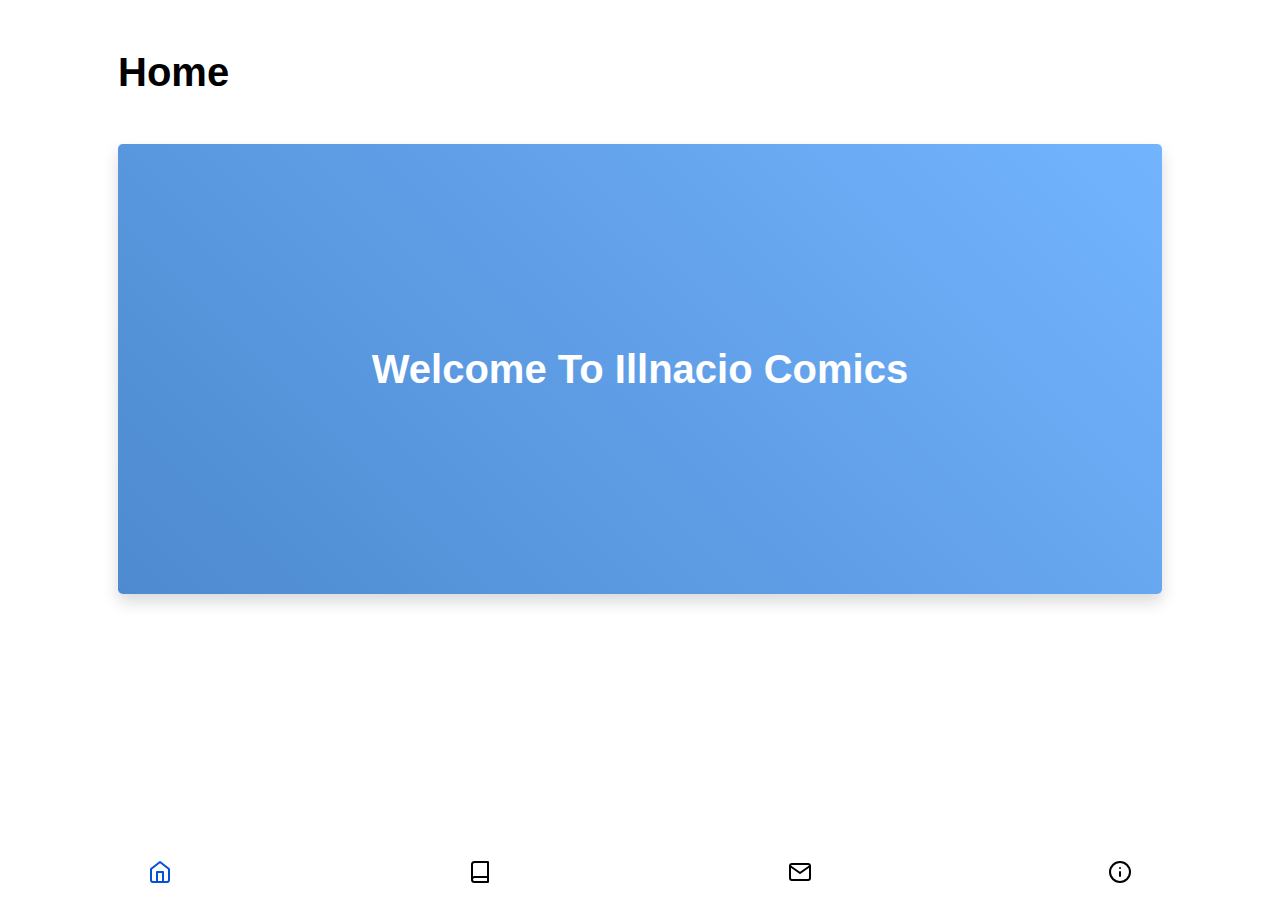
<file: index.html>
<!DOCTYPE html>
<html lang="en">

<head>
    <meta charset="utf-8">
    <meta="viewport" content="width=device-width, initial-scale=1, shrink-to-fit=no">
        <meta http-equiv="X-UA-Compatible" content="ie=edge">
        <link rel="stylesheet" href="style.css">
        <link rel="stylesheet" href="https://stackpath.bootstrapcdn.com/bootstrap/4.3.1/css/bootstrap.min.css"
            integrity="sha384-ggOyR0iXCbMQv3Xipma34MD+dH/1fQ784/j6cY/iJTQUOhcWr7x9JvoRxT2MZw1T" crossorigin="anonymous">
        <script src="https://ajax.aspnetcdn.com/ajax/jQuery/jquery-3.4.1.min.js"></script>
        <title>Illnacio</title>
</head>

<body>
    <div class="container my-5 px-5">
        <h1 class="navigation-title mt-5 mb-5">Home</h1>
        <a href="comics.html" style="text-decoration: none;">
            <div class="col intro rounded-lg shadow align-self-center">
                <h1 class="segundo verti text-center">Welcome To Illnacio Comics</h1>
            </div>
        </a>
    </div>

    <div class="d-block">
        <ul class="nav nav-pills nav-justified fixed-bottom">
            <li class="nav-item py-3">
                <a href="index.html"><img src="icons/home.svg" class="activo" alt=""></a>
            </li>
            <li class="nav-item py-3">
                <a href="comics.html"><img src="icons/book.svg" alt=""></a>
            </li>
            <li class="nav-item py-3">
                <a href="#"><img src="icons/send.svg" alt=""></a>
            </li>
            <li class="nav-item py-3">
                <a href="#"><img src="icons/user.svg" alt=""></a>
            </li>

        </ul>
    </div>

</body>

<script src="https://code.jquery.com/jquery-3.3.1.slim.min.js"
    integrity="sha384-q8i/X+965DzO0rT7abK41JStQIAqVgRVzpbzo5smXKp4YfRvH+8abtTE1Pi6jizo" crossorigin="anonymous">
</script>
<script src="https://cdnjs.cloudflare.com/ajax/libs/popper.js/1.14.7/umd/popper.min.js"
    integrity="sha384-UO2eT0CpHqdSJQ6hJty5KVphtPhzWj9WO1clHTMGa3JDZwrnQq4sF86dIHNDz0W1" crossorigin="anonymous">
</script>
<script src="https://stackpath.bootstrapcdn.com/bootstrap/4.3.1/js/bootstrap.min.js"
    integrity="sha384-JjSmVgyd0p3pXB1rRibZUAYoIIy6OrQ6VrjIEaFf/nJGzIxFDsf4x0xIM+B07jRM" crossorigin="anonymous">
</script>

</html>
</file>
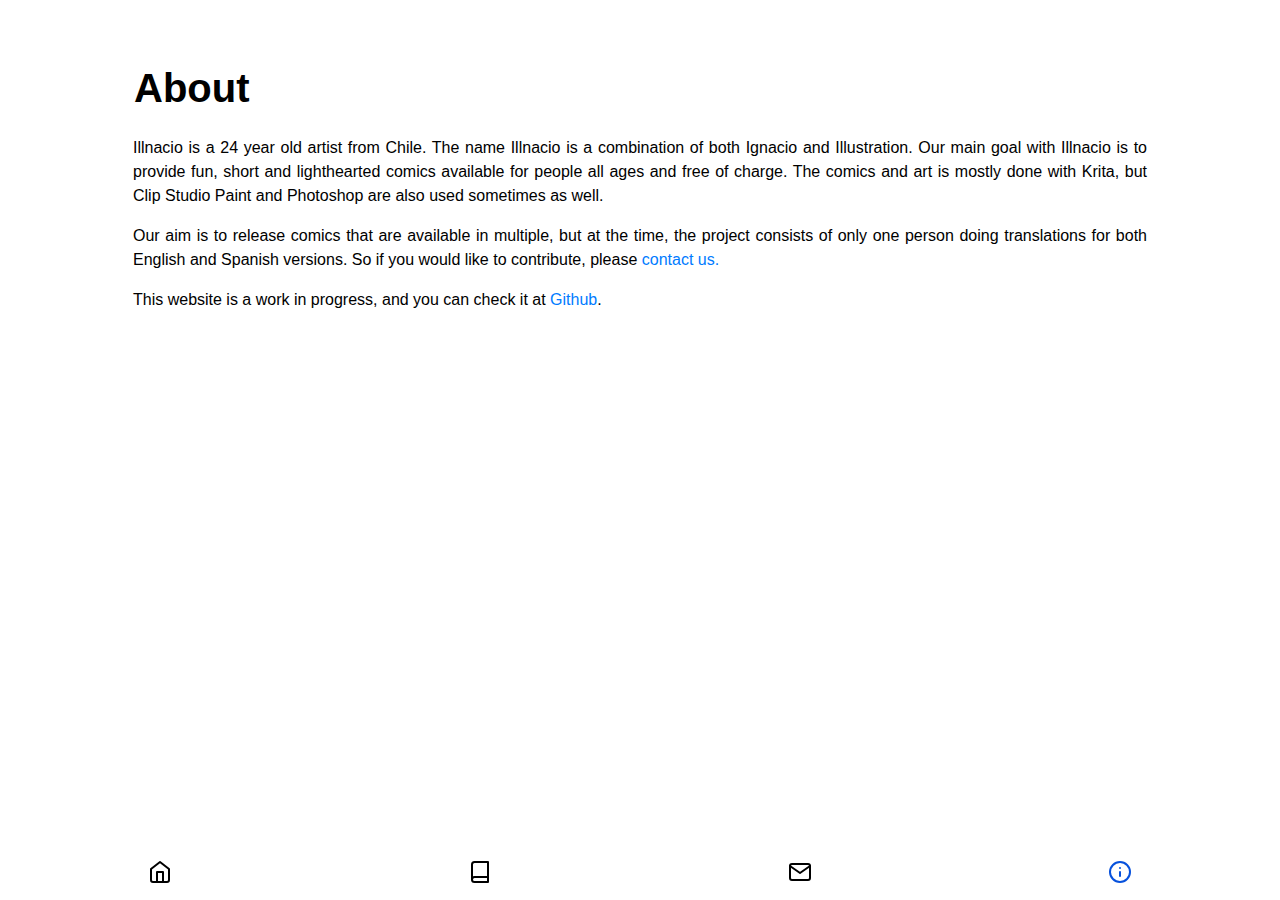
<file: about.html>
<!DOCTYPE html>
<html lang="en">

<head>
    <meta charset="utf-8">
    <meta="viewport" content="width=device-width, initial-scale=1, shrink-to-fit=no">
        <meta http-equiv="X-UA-Compatible" content="ie=edge">
        <link rel="stylesheet" href="style.css">
        <link rel="stylesheet" href="https://stackpath.bootstrapcdn.com/bootstrap/4.3.1/css/bootstrap.min.css"
            integrity="sha384-ggOyR0iXCbMQv3Xipma34MD+dH/1fQ784/j6cY/iJTQUOhcWr7x9JvoRxT2MZw1T" crossorigin="anonymous">
        <script src="https://ajax.aspnetcdn.com/ajax/jQuery/jquery-3.4.1.min.js"></script>
        <title>Illnacio</title>
</head>

<body>
    <div class="container p-5">
        <h1 class="navigation-title p-3">About</h1>
        <div class="col">
            <p class="text-justify">Illnacio is a 24 year old artist from Chile. The name Illnacio is a combination of
                both Ignacio and
                Illustration. Our main goal with Illnacio is to provide fun, short and lighthearted comics available for
                people all ages and free of charge.
                The comics and art is mostly done with Krita, but Clip Studio Paint and Photoshop are also used
                sometimes as well.
            </p>

            <p class="text-justify">Our aim is to release comics that are available in multiple, but at the time, the
                project consists
                of only one person doing translations for both English and Spanish versions. So if you would like to
                contribute, please <a href="contact.html">contact us.</a></p>

            <p class="text-justify">This website is a work in progress, and you can check it at <a
                    href="https://github.com/jxjxjxjxjxjx/jxjxjxjxjxjx.github.io">Github</a>.</p>
        </div>
    </div>

    <div class="d-block">
        <ul class="nav nav-pills nav-justified fixed-bottom">
            <li class="nav-item py-3">
                <a href="index.html"><img src="icons/home.svg" alt=""></a>
            </li>
            <li class="nav-item py-3">
                <a href="comics.html"><img src="icons/book.svg" alt=""></a>
            </li>
            <li class="nav-item py-3">
                <a href="contact.html"><img src="icons/send.svg" alt=""></a>
            </li>
            <li class="nav-item py-3">
                <a href="about.html"><img src="icons/user.svg" class="activo" alt=""></a>
            </li>

        </ul>
    </div>

</body>

<script src="https://code.jquery.com/jquery-3.3.1.slim.min.js"
    integrity="sha384-q8i/X+965DzO0rT7abK41JStQIAqVgRVzpbzo5smXKp4YfRvH+8abtTE1Pi6jizo" crossorigin="anonymous">
</script>
<script src="https://cdnjs.cloudflare.com/ajax/libs/popper.js/1.14.7/umd/popper.min.js"
    integrity="sha384-UO2eT0CpHqdSJQ6hJty5KVphtPhzWj9WO1clHTMGa3JDZwrnQq4sF86dIHNDz0W1" crossorigin="anonymous">
</script>
<script src="https://stackpath.bootstrapcdn.com/bootstrap/4.3.1/js/bootstrap.min.js"
    integrity="sha384-JjSmVgyd0p3pXB1rRibZUAYoIIy6OrQ6VrjIEaFf/nJGzIxFDsf4x0xIM+B07jRM" crossorigin="anonymous">
</script>

</html>
</file>
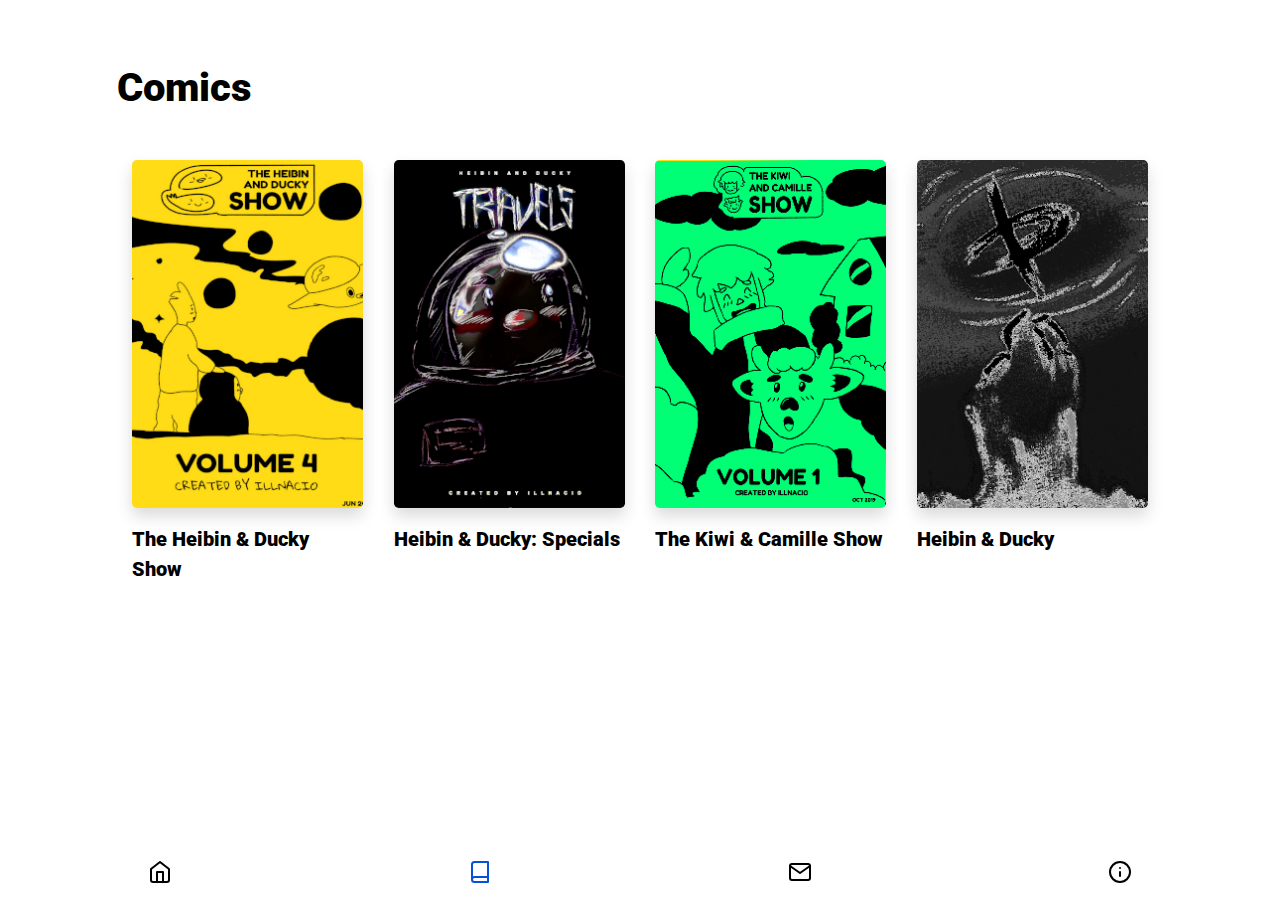
<file: comics.html>
<!DOCTYPE html>
<html lang="en">

<head>
        <meta charset="utf-8">
        <meta="viewport" content="width=device-width, initial-scale=1, shrink-to-fit=no">
                <meta http-equiv="X-UA-Compatible" content="ie=edge">
                <link rel="stylesheet" href="style.css">
                <link href="https://fonts.googleapis.com/css?family=Roboto:900&display=swap" rel="stylesheet">
                <link rel="stylesheet" href="https://stackpath.bootstrapcdn.com/bootstrap/4.3.1/css/bootstrap.min.css"
                        integrity="sha384-ggOyR0iXCbMQv3Xipma34MD+dH/1fQ784/j6cY/iJTQUOhcWr7x9JvoRxT2MZw1T"
                        crossorigin="anonymous">
                <script src="https://ajax.aspnetcdn.com/ajax/jQuery/jquery-3.4.1.min.js"></script>
                <title>Illnacio</title>
</head>

<body>
        <div class="container my-5">
                <h1 class="navigation-title p-3 m-3">Comics</h1>
                <div class="row justify-content-md-center p-3 m-3">
                        <div class="col-sm "><a href="thnds.html" style="text-decoration: none;"><img
                                                src="images/pic1.jpeg" class="img-fluid rounded-lg shadow" alt="">
                                        <p class="comic-name py-3">The Heibin &amp; Ducky Show</p>
                                </a></div>
                        <div class="col-sm "><a href="specials.html" style="text-decoration: none;"><img
                                                src="images/pic2.jpeg" class="img-fluid rounded-lg shadow" alt="">
                                        <p class="comic-name py-3">Heibin &amp; Ducky: Specials</p>
                                </a></div>
                        <div class="col-sm "><img src="images/Cover.jpg" class="img-fluid rounded-lg shadow" alt="">
                                <p class="comic-name py-3">The Kiwi &amp; Camille Show</p>
                        </div>
                        <div class="col-sm "><img src="images/pic4.jpeg" class="img-fluid rounded-lg shadow" alt="">
                                <p class="comic-name py-3">Heibin &amp; Ducky</p>
                        </div>
                </div>
        </div>
        <div class="d-block">
                <ul class="nav nav-pills nav-justified fixed-bottom">
                        <li class="nav-item py-3">
                                <a href="index.html"><img src="icons/home.svg" alt=""></a>
                        </li>
                        <li class="nav-item py-3">
                                <a href="comics.html"><img src="icons/book.svg" class="activo" alt=""></a>
                        </li>
                        <li class="nav-item py-3">
                                <a href="contact.html"><img src="icons/send.svg" alt=""></a>
                        </li>
                        <li class="nav-item py-3">
                                <a href="about.html"><img src="icons/user.svg" alt=""></a>
                        </li>

                </ul>
        </div>
</body>

<script src="https://code.jquery.com/jquery-3.3.1.slim.min.js"
        integrity="sha384-q8i/X+965DzO0rT7abK41JStQIAqVgRVzpbzo5smXKp4YfRvH+8abtTE1Pi6jizo" crossorigin="anonymous">
</script>
<script src="https://cdnjs.cloudflare.com/ajax/libs/popper.js/1.14.7/umd/popper.min.js"
        integrity="sha384-UO2eT0CpHqdSJQ6hJty5KVphtPhzWj9WO1clHTMGa3JDZwrnQq4sF86dIHNDz0W1" crossorigin="anonymous">
</script>
<script src="https://stackpath.bootstrapcdn.com/bootstrap/4.3.1/js/bootstrap.min.js"
        integrity="sha384-JjSmVgyd0p3pXB1rRibZUAYoIIy6OrQ6VrjIEaFf/nJGzIxFDsf4x0xIM+B07jRM" crossorigin="anonymous">
</script>

</html>
</file>
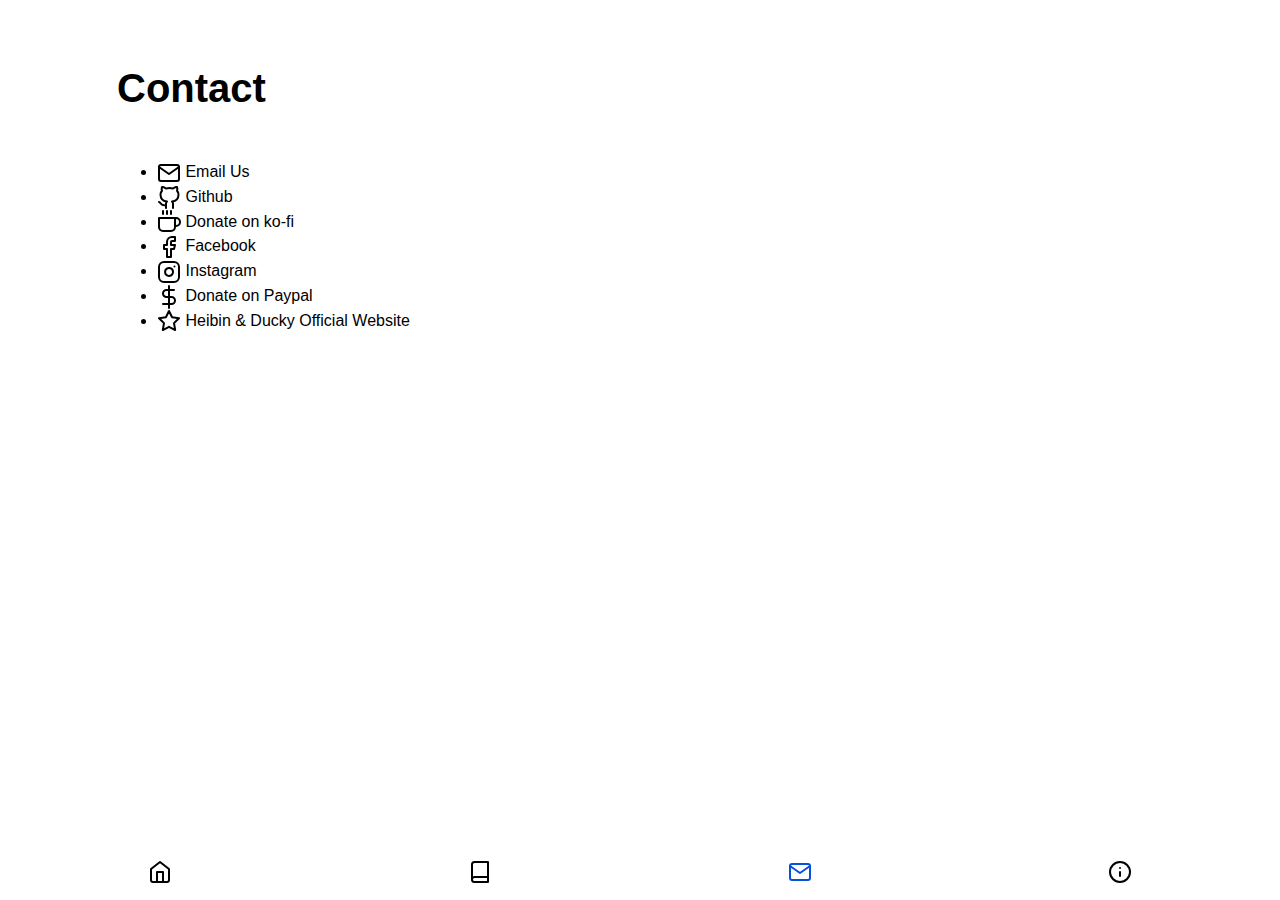
<file: contact.html>
<!DOCTYPE html>
<html lang="en">

<head>
    <meta charset="utf-8">
    <meta="viewport" content="width=device-width, initial-scale=1, shrink-to-fit=no">
        <meta http-equiv="X-UA-Compatible" content="ie=edge">
        <link rel="stylesheet" href="style.css">
        <link rel="stylesheet" href="https://stackpath.bootstrapcdn.com/bootstrap/4.3.1/css/bootstrap.min.css"
            integrity="sha384-ggOyR0iXCbMQv3Xipma34MD+dH/1fQ784/j6cY/iJTQUOhcWr7x9JvoRxT2MZw1T" crossorigin="anonymous">
        <script src="https://ajax.aspnetcdn.com/ajax/jQuery/jquery-3.4.1.min.js"></script>
        <title>Illnacio</title>
</head>

<body>
    <div class="container my-5">
            <h1 class="navigation-title p-3 m-3">Contact</h1>
        <div class="col p-3 m-3">
            <ul class="lista">
                <li><a href="mailto:contact@illnacio.com" class="lista" style="text-decoration: none;"><img src="icons/send.svg" alt=""> Email Us</a></li>
                <li><a href="https://github.com/jxjxjxjxjxjx/jxjxjxjxjxjx.github.io" class="lista" style="text-decoration: none;"><img src="icons/github.svg" alt=""> Github</a></li>
                <li><a href="https://www.ko-fi.com/illnacio" class="lista" style="text-decoration: none;"><img src="icons/coffee.svg" alt=""> Donate on ko-fi</a></li>
                <li><a href="https://www.facebook.com/Illnacio-Creative-256492441954797/" class="lista" style="text-decoration: none;"><img src="icons/facebook.svg" alt=""> Facebook</a></li>
                <li><a href="https://www.instagram.com/illnacio/" class="lista" style="text-decoration: none;"><img src="icons/instagram.svg" alt=""> Instagram</a></li>
                <li><a href="https://www.paypal.me/illnacio" class="lista" style="text-decoration: none;"><img src="icons/dollar-sign.svg" alt=""> Donate on Paypal</a></li>
                <li><a href="https://heibinducky.space" class="lista" style="text-decoration: none;"><img src="icons/star.svg" alt=""> Heibin & Ducky Official Website</a></li>
            </ul>
        </div>
    </div>

    <div class="d-block">
        <ul class="nav nav-pills nav-justified fixed-bottom">
            <li class="nav-item py-3">
                <a href="index.html"><img src="icons/home.svg" alt=""></a>
            </li>
            <li class="nav-item py-3">
                <a href="comics.html"><img src="icons/book.svg" alt=""></a>
            </li>
            <li class="nav-item py-3">
                <a href="contact.html"><img src="icons/send.svg" class="activo" alt=""></a>
            </li>
            <li class="nav-item py-3">
                <a href="about.html"><img src="icons/user.svg" alt=""></a>
            </li>

        </ul>
    </div>

</body>

<script src="https://code.jquery.com/jquery-3.3.1.slim.min.js"
    integrity="sha384-q8i/X+965DzO0rT7abK41JStQIAqVgRVzpbzo5smXKp4YfRvH+8abtTE1Pi6jizo" crossorigin="anonymous">
</script>
<script src="https://cdnjs.cloudflare.com/ajax/libs/popper.js/1.14.7/umd/popper.min.js"
    integrity="sha384-UO2eT0CpHqdSJQ6hJty5KVphtPhzWj9WO1clHTMGa3JDZwrnQq4sF86dIHNDz0W1" crossorigin="anonymous">
</script>
<script src="https://stackpath.bootstrapcdn.com/bootstrap/4.3.1/js/bootstrap.min.js"
    integrity="sha384-JjSmVgyd0p3pXB1rRibZUAYoIIy6OrQ6VrjIEaFf/nJGzIxFDsf4x0xIM+B07jRM" crossorigin="anonymous">
</script>

</html>
</file>
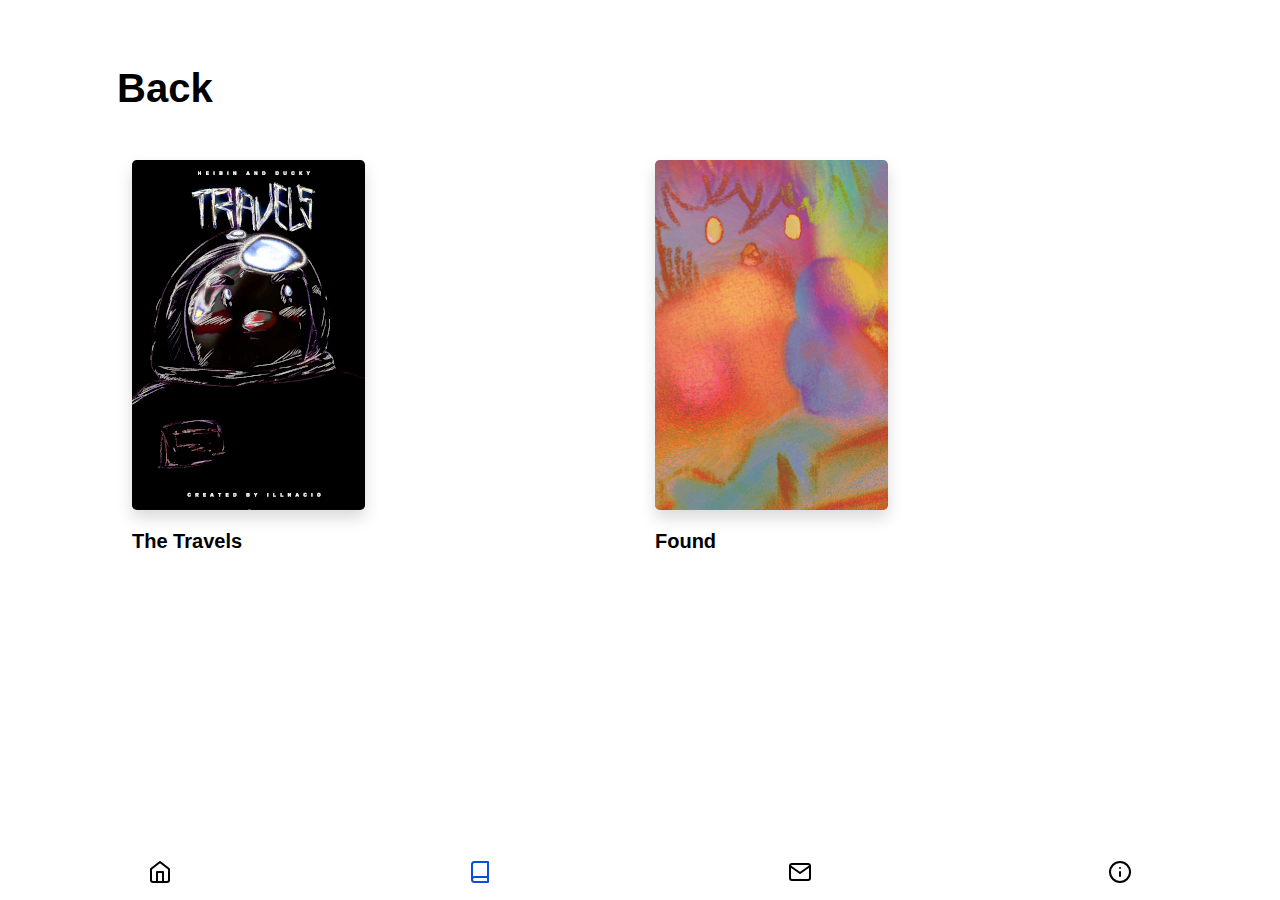
<file: specials.html>
<!DOCTYPE html>
<html lang="en">

<head>
        <meta charset="utf-8">
        <meta="viewport" content="width=device-width, initial-scale=1, shrink-to-fit=no">
                <meta http-equiv="X-UA-Compatible" content="ie=edge">
                <link rel="stylesheet" href="style.css">
                <link rel="stylesheet" href="https://stackpath.bootstrapcdn.com/bootstrap/4.3.1/css/bootstrap.min.css"
                        integrity="sha384-ggOyR0iXCbMQv3Xipma34MD+dH/1fQ784/j6cY/iJTQUOhcWr7x9JvoRxT2MZw1T"
                        crossorigin="anonymous">
                <script src="https://ajax.aspnetcdn.com/ajax/jQuery/jquery-3.4.1.min.js"></script>
                <title>Illnacio</title>
</head>

<body>
        <div class="container my-5">
                <a href="comics.html" style="text-decoration: none;">
                        <h1 class="navigation-title p-3 m-3">Back</h1>
                </a>
                <div class="row justify-content-md-center p-3 m-3">
                        <div class="col-sm "><a href="pdf/Travels.pdf" style="text-decoration: none;"><img
                                                src="images/pic2.jpeg" class="img-fluid rounded-lg shadow" alt="">
                                        <p class="comic-name py-3">The Travels</p>
                                </a></div>
                        <div class="col-sm "><a href="#" style="text-decoration: none;"><img src="images/pic3.jpeg"
                                                class="img-fluid rounded-lg shadow" alt="">
                                        <p class="comic-name py-3">Found</p>
                                </a></div>
                </div>
        </div>

        <div class="d-block">
                <ul class="nav nav-pills nav-justified fixed-bottom">
                        <li class="nav-item py-3">
                                <a href="index.html"><img src="icons/home.svg" alt=""></a>
                        </li>
                        <li class="nav-item py-3">
                                <a href="comics.html"><img src="icons/book.svg" class="activo" alt=""></a>
                        </li>
                        <li class="nav-item py-3">
                                <a href="contact.html"><img src="icons/send.svg" alt=""></a>
                        </li>
                        <li class="nav-item py-3">
                                <a href="about.html"><img src="icons/user.svg" alt=""></a>
                        </li>

                </ul>
        </div>

</body>

<script src="https://code.jquery.com/jquery-3.3.1.slim.min.js"
        integrity="sha384-q8i/X+965DzO0rT7abK41JStQIAqVgRVzpbzo5smXKp4YfRvH+8abtTE1Pi6jizo" crossorigin="anonymous">
</script>
<script src="https://cdnjs.cloudflare.com/ajax/libs/popper.js/1.14.7/umd/popper.min.js"
        integrity="sha384-UO2eT0CpHqdSJQ6hJty5KVphtPhzWj9WO1clHTMGa3JDZwrnQq4sF86dIHNDz0W1" crossorigin="anonymous">
</script>
<script src="https://stackpath.bootstrapcdn.com/bootstrap/4.3.1/js/bootstrap.min.js"
        integrity="sha384-JjSmVgyd0p3pXB1rRibZUAYoIIy6OrQ6VrjIEaFf/nJGzIxFDsf4x0xIM+B07jRM" crossorigin="anonymous">
</script>

</html>
</file>
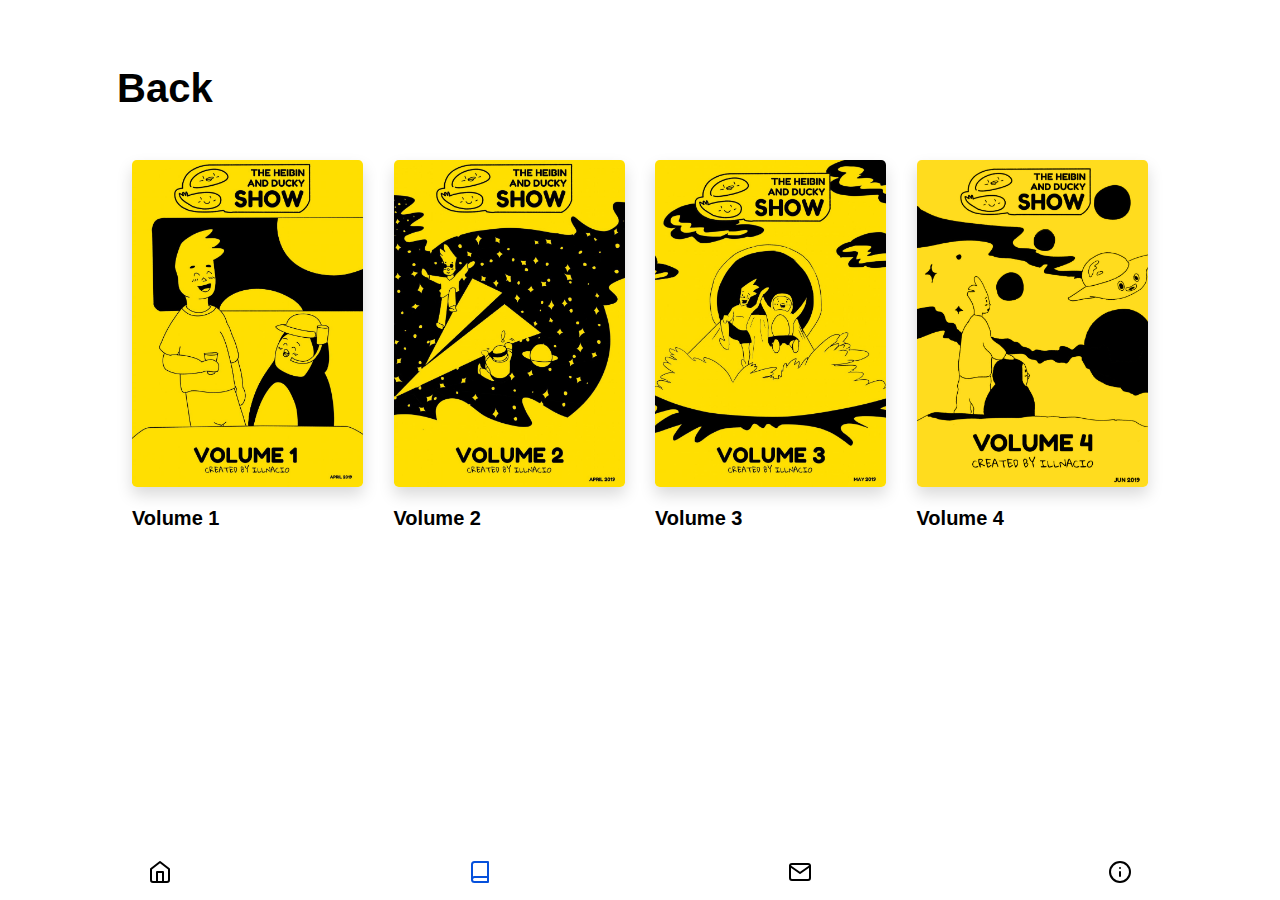
<file: thnds.html>
<!DOCTYPE html>
<html lang="en">

<head>
        <meta charset="utf-8">
        <meta="viewport" content="width=device-width, initial-scale=1, shrink-to-fit=no">
                <meta http-equiv="X-UA-Compatible" content="ie=edge">
                <link rel="stylesheet" href="style.css">
                <link rel="stylesheet" href="https://stackpath.bootstrapcdn.com/bootstrap/4.3.1/css/bootstrap.min.css"
                        integrity="sha384-ggOyR0iXCbMQv3Xipma34MD+dH/1fQ784/j6cY/iJTQUOhcWr7x9JvoRxT2MZw1T"
                        crossorigin="anonymous">
                <script src="https://ajax.aspnetcdn.com/ajax/jQuery/jquery-3.4.1.min.js"></script>
                <title>Illnacio</title>
</head>

<body>
        <div class="container my-5">
                <a href="comics.html" style="text-decoration: none;">
                        <h1 class="navigation-title p-3 m-3">Back</h1>
                </a>
                <div class="row justify-content-md-center p-3 m-3">
                        <div class="col-sm "><a href="pdf/1.pdf" style="text-decoration: none;"><img src="images/01.jpg"
                                                class="img-fluid rounded-lg shadow" alt="">
                                        <p class="comic-name py-3">Volume 1</p>
                                </a></div>
                        <div class="col-sm "><a href="pdf/2.pdf" style="text-decoration: none;"><img src="images/02.jpg"
                                                class="img-fluid rounded-lg shadow" alt="">
                                        <p class="comic-name py-3">Volume 2</p>
                                </a></div>
                        <div class="col-sm "><a href="pdf/3.pdf" style="text-decoration: none;"><img src="images/03.jpg"
                                                class="img-fluid rounded-lg shadow" alt="">
                                        <p class="comic-name py-3">Volume 3</p>
                                </a></div>
                        <div class="col-sm "><a href="pdf/4.pdf" style="text-decoration: none;"><img src="images/04.jpg"
                                                class="img-fluid rounded-lg shadow" alt="">
                                        <p class="comic-name py-3">Volume 4</p>
                                </a></div>
                </div>
        </div>

        <div class="d-block">
                <ul class="nav nav-pills nav-justified fixed-bottom">
                        <li class="nav-item py-3">
                                <a href="index.html"><img src="icons/home.svg" alt=""></a>
                        </li>
                        <li class="nav-item py-3">
                                <a href="comics.html"><img src="icons/book.svg" class="activo" alt=""></a>
                        </li>
                        <li class="nav-item py-3">
                                <a href="contact.html"><img src="icons/send.svg" alt=""></a>
                        </li>
                        <li class="nav-item py-3">
                                <a href="about.html"><img src="icons/user.svg" alt=""></a>
                        </li>

                </ul>
        </div>

</body>

<script src="https://code.jquery.com/jquery-3.3.1.slim.min.js"
        integrity="sha384-q8i/X+965DzO0rT7abK41JStQIAqVgRVzpbzo5smXKp4YfRvH+8abtTE1Pi6jizo" crossorigin="anonymous">
</script>
<script src="https://cdnjs.cloudflare.com/ajax/libs/popper.js/1.14.7/umd/popper.min.js"
        integrity="sha384-UO2eT0CpHqdSJQ6hJty5KVphtPhzWj9WO1clHTMGa3JDZwrnQq4sF86dIHNDz0W1" crossorigin="anonymous">
</script>
<script src="https://stackpath.bootstrapcdn.com/bootstrap/4.3.1/js/bootstrap.min.js"
        integrity="sha384-JjSmVgyd0p3pXB1rRibZUAYoIIy6OrQ6VrjIEaFf/nJGzIxFDsf4x0xIM+B07jRM" crossorigin="anonymous">
</script>

</html>
</file>
<file: style.css>
.navigation-title,
.navigation-title:hover {
  font-weight: 900;
  font-family: 'Roboto', sans-serif;
  text-decoration: none;
  color: black;
  outline: none;
}

.comic-name {
  font-family: 'Roboto', sans-serif;
  font-weight: 900;
  font-size: 20px;
  color: black;
}

.col-sm {
  position: relative;
  top: 0;
  transition: top ease 0.5s;
}

.col-sm:hover {
  top: -10px;
}

.nav {
  background: white;
}

.activo {
  filter: invert(19%) sepia(94%) saturate(7397%) hue-rotate(218deg) brightness(96%) contrast(95%);
}

.intro {
  background: linear-gradient(45deg,#4d8acf,#73b4ff);
  height:50vh;
  position: relative;
  transform: translateY(0%);
  top: 50%;
}

.verti {
  position: relative;
  transform: translateY(-50%);
  top: 50%;
}

.segundo {
  font-weight: 600;
  font-family: 'Roboto', sans-serif;
  text-decoration: none;
  color: white;
  font-size: 40px;
}

.col, body, .lista {
  font-family: 'Roboto', sans-serif;
  color: black;
  text-decoration: none;
}
</file>
